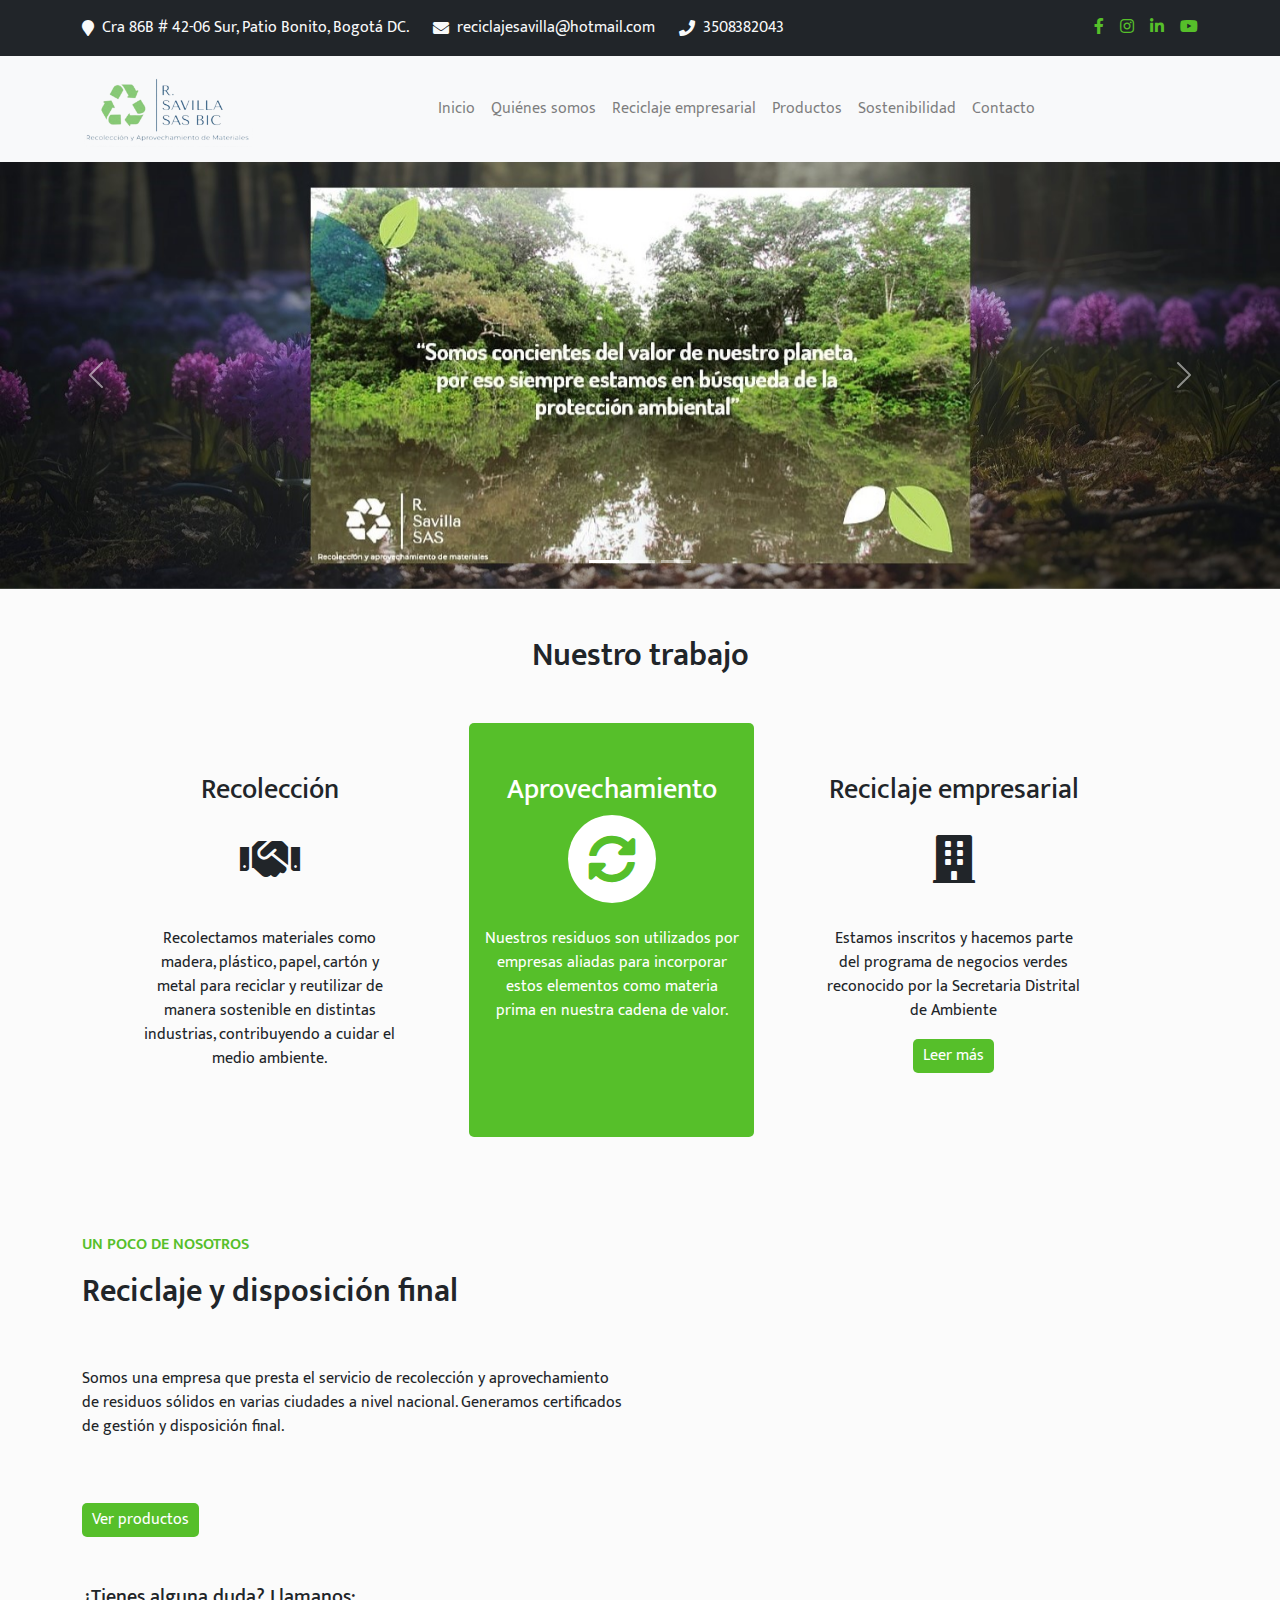
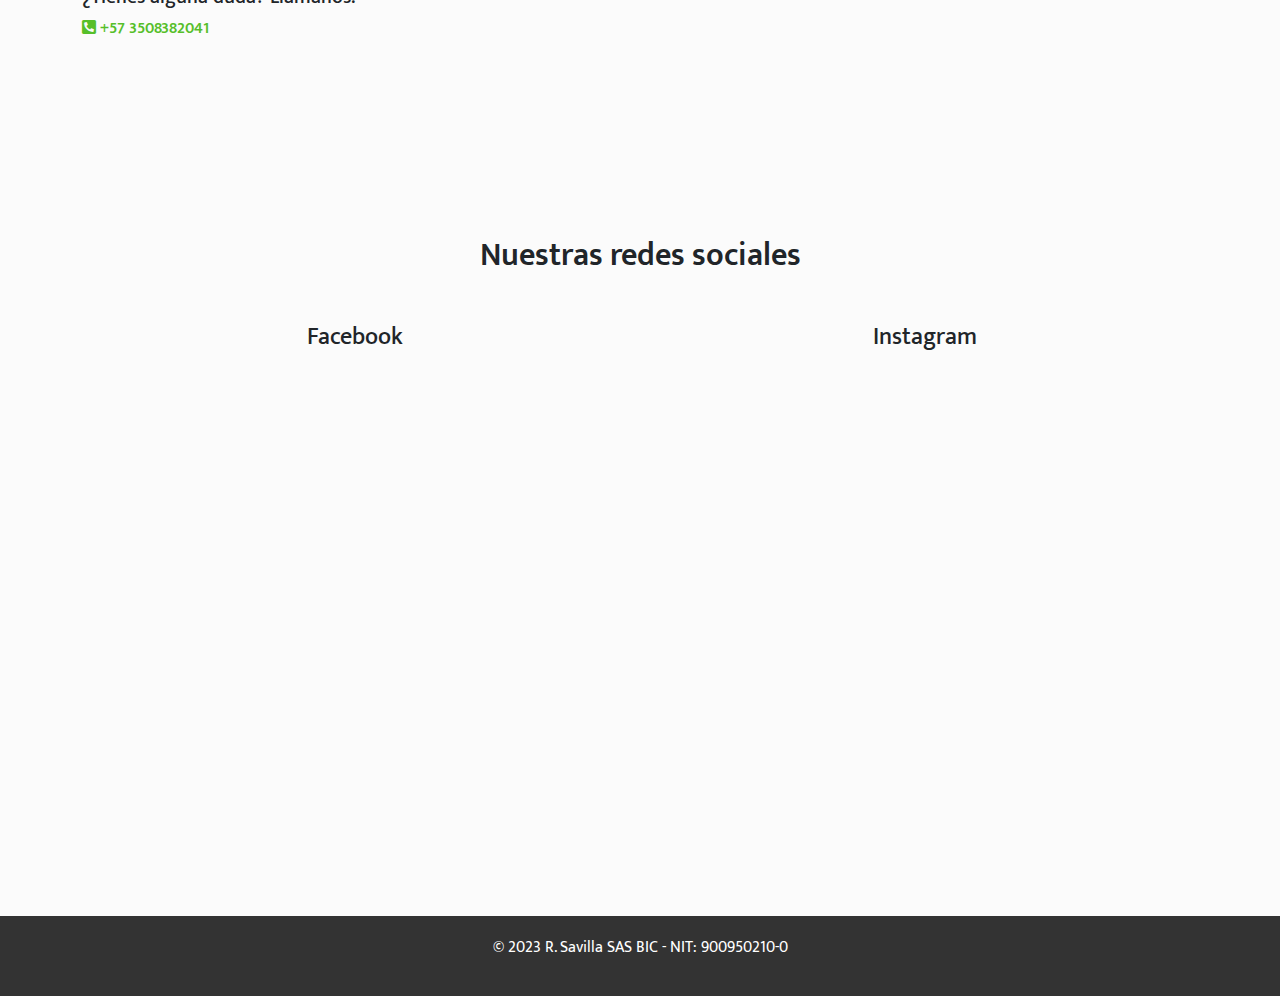
<file: index.html>
<!DOCTYPE html>
<html>
<head>
	<title>R. Savilla SAS BIC</title>
	<meta charset="utf-8">
	<meta name="viewport" content="width=device-width, initial-scale=1">
	<link rel="stylesheet" href="https://maxcdn.bootstrapcdn.com/bootstrap/4.5.2/css/bootstrap.min.css">
	<link href="https://cdnjs.cloudflare.com/ajax/libs/twitter-bootstrap/5.1.1/css/bootstrap.min.css" rel="stylesheet">
	<link rel="stylesheet" href="https://cdnjs.cloudflare.com/ajax/libs/font-awesome/5.15.3/css/all.min.css">
	<script src="https://cdnjs.cloudflare.com/ajax/libs/twitter-bootstrap/5.1.1/js/bootstrap.min.js"></script>
	<link href="https://fonts.googleapis.com/css2?family=Mukta:wght@300;400;700&display=swap" rel="stylesheet">
	<link rel="stylesheet" type="text/css" href="styles/styles.css">
</head>
<body>
<!-- info contact main -->

	<div class="container-fluid bg-light">
		<div class="row flex-column">
			<div class="col bg-dark text-light py-3">
				<div class="container">
					<div class="d-flex align-items-center justify-content-between">
						<div class="footer-left">
							<i class="fa fa-map-marker mr-2"></i>
							<span>Cra 86B # 42-06 Sur, Patio Bonito, Bogotá DC.</span>
							<i class="fa fa-envelope ml-4 mr-2"></i>
							<span>reciclajesavilla@hotmail.com</span>
							<i class="fa fa-phone ml-4 mr-2"></i>
							<span>3508382043</span>
						</div>
						<div class="footer-right">
							<a href="https://www.facebook.com/RSavillaSASBIC" target="_blank"><i class="fab fa-facebook-f rounded-circle"></i></a>
							<a href="https://www.instagram.com/r.savillasas/" target="_blank"><i class="fab fa-instagram rounded-circle ml-3"></i></a>
							<a href="https://www.linkedin.com/in/r-savilla-sas-422092215/" target="_blank"><i class="fab fa-linkedin-in rounded-circle ml-3"></i></a>
							<a href="https://www.youtube.com/@rsavillasas8622/featured" target="_blank"><i class="fab fa-youtube rounded-circle ml-3"></i></a>
						</div>
					</div>
				</div>
			</div>
<!-- navbar main -->

			<div class="col">
				<nav class="navbar navbar-expand-lg navbar-light bg-light">
					<div class="container">
						<a class="navbar-brand" href="index.html"><img src="images/logo.png" style="height:80px"></a>
						<button class="navbar-toggler" type="button" data-toggle="collapse" data-target="#navbarNav"
						aria-controls="navbarNav" aria-expanded="false" aria-label="Toggle navigation">
						<span class="navbar-toggler-icon"></span>
					</button>
					<div class="collapse navbar-collapse justify-content-center" id="navbarNav">
						<ul class="navbar-nav mx-auto">
							<li class="nav-item">
								<a class="nav-link" href="#">Inicio</a>
							</li>
							<li class="nav-item">
								<a class="nav-link" href="pages/quienes-somos.html">Quiénes somos</a>
							</li>
							<li class="nav-item">
								<a class="nav-link" href="pages/reci-empresarial.html">Reciclaje empresarial</a>
							</li>
							<li class="nav-item">
								<a class="nav-link" href="pages/product.html">Productos</a>
							</li>
							<li class="nav-item">
								<a class="nav-link" href="pages/sostenibilidad.html">Sostenibilidad</a>
							</li>
							<li class="nav-item">
								<a class="nav-link" href="../Reto_FrontEnd/pages/contacto.html">Contacto</a>
							</li>
						</ul>
					</div>
				</div>
			</nav>
		</div>
	</div>
</div>

<!-- slides  -->

<div id="myCarousel" class="carousel slide" data-bs-ride="carousel">
	<div class="carousel-indicators">
		<button type="button" data-bs-target="#myCarousel" data-bs-slide-to="0" class="active" aria-current="true" aria-label="Slide 1"></button>
		<button type="button" data-bs-target="#myCarousel" data-bs-slide-to="1" aria-label="Slide 2"></button>
		<button type="button" data-bs-target="#myCarousel" data-bs-slide-to="2" aria-label="Slide 3"></button>
	</div>
	<div class="carousel-inner">
		<div class="carousel-item active">
			<img src="images/banner3.jpg" class="d-block w-100" alt="First slide">
		</div>
		<div class="carousel-item">
			<img src="images/banner2.jpg" class="d-block w-100" alt="Second slide">
		</div>
		<div class="carousel-item">
			<img src="images/banner1.jpg" class="d-block w-100" alt="Third slide">
		</div>
	</div>
	<button class="carousel-control-prev" type="button" data-bs-target="#myCarousel" data-bs-slide="prev">
		<span class="carousel-control-prev-icon" aria-hidden="true"></span>
		<span class="visually-hidden">Previous</span>
	</button>
	<button class="carousel-control-next" type="button" data-bs-target="#myCarousel" data-bs-slide="next">
		<span class="carousel-control-next-icon" aria-hidden="true"></span>
		<span class="visually-hidden">Next</span>
	</button>
</div>

<!-- Sección "¿A qué nos dedicamos?" -->
<section class="nuestro-trabajo py-5">
  <div class="container">
    <h2 class="text-center mb-5">Nuestro trabajo</h2>
    <div class="row">
      <div class="col-lg-3 nuestro-trabajo__container text-center mb-4 mb-lg-0">
        <h3>Recolección</h3>
        <i class="fa fa-handshake fa-3x mb-4 "></i>
        <p>Recolectamos materiales como madera, plástico, papel, cartón y metal para reciclar y reutilizar de manera sostenible en distintas industrias, contribuyendo a cuidar el medio ambiente.</p>
      </div>
      <div class="col-lg-3 nuestro-trabajo__container text-center mb-4 mb-lg-0 bg-green">
        <h3>Aprovechamiento</h3>
        <i class="fa fa-sync-alt fa-3x mb-4 icon-rounded"></i>
        <p>Nuestros residuos son utilizados por empresas aliadas para incorporar estos elementos como materia prima en nuestra cadena de valor.</p>
      </div>
      <div class="col-lg-3 nuestro-trabajo__container text-center">
        <h3>Reciclaje empresarial</h3>
        <i class="fa fa-building fa-3x mb-4"></i>
        <p>Estamos inscritos y hacemos parte del programa de negocios verdes reconocido por la Secretaria Distrital de Ambiente</p>
		<a href="pages/reci-empresarial.html"><button class="leer-mas">Leer más</button></a>
      </div>
    </div>
  </div>
</section>

<!-- info nosotros -->

<section class="py-5">
	<div class="container">
		<div class="row">
			<div class="col-md-6 content-about-us">
				<p class="info-text">UN POCO DE NOSOTROS</p>
				<h2>Reciclaje y disposición final</h2>
				<br><br>
				<p>Somos una empresa que presta el servicio de recolección y aprovechamiento de residuos sólidos en varias ciudades a nivel nacional. Generamos certificados de gestión y disposición final.</p>
				<br><br>
				<a href="pages/product.html"><button class="leer-mas">Ver productos</button></a>
				<br><br><br>
				<h5>¿Tienes alguna duda? Llamanos:</h5>
				<p class="info-text"><i class="fa fa-phone-square-alt"></i> +57 3508382041</p>

			</div>
			<div class="col-md-6">
				<iframe width="100%" height="500" src="https://www.youtube.com/embed/sHGsFYInU74" title="R savilla sas" frameborder="0" allow="accelerometer; autoplay; clipboard-write; encrypted-media; gyroscope; picture-in-picture; web-share" style="border-radius: 10px;" allowfullscreen></iframe>
			</div>	
		</div>
	</div>
</section>

<section class="py-5">
	<div class="container">
		<h2 class="text-center mb-5">Nuestras redes sociales</h2>
		<div class="row">
		  <div class="col-lg-6 text-center mb-4 mb-lg-0">
			<h4>Facebook</h4>
			<iframe src="https://www.facebook.com/plugins/page.php?href=https%3A%2F%2Fwww.facebook.com%2FRSavillaSASBIC&tabs=timeline&width=340&height=500&small_header=false&adapt_container_width=false&hide_cover=false&show_facepile=true&appId" width="340" height="500" style="border:none;overflow:hidden" scrolling="no" frameborder="0" allowfullscreen="true" allow="autoplay; clipboard-write; encrypted-media; picture-in-picture; web-share"></iframe>
		  </div>
		  <div class="col-lg-6 text-center mb-4 mb-lg-0">
			<h4>Instagram</h4>
			<iframe style="width: 100%;" height="500" src="https://www.instagram.com/r.savillasas/embed" frameborder="0"></iframe>
		  </div>
		</div>
	  </div>
</section>
<footer>
	<div class="footer-text">
		<p>&copy; 2023 R. Savilla SAS BIC - NIT: 900950210-0</p>
	</div>
</footer>
</body>
</html>
</file>
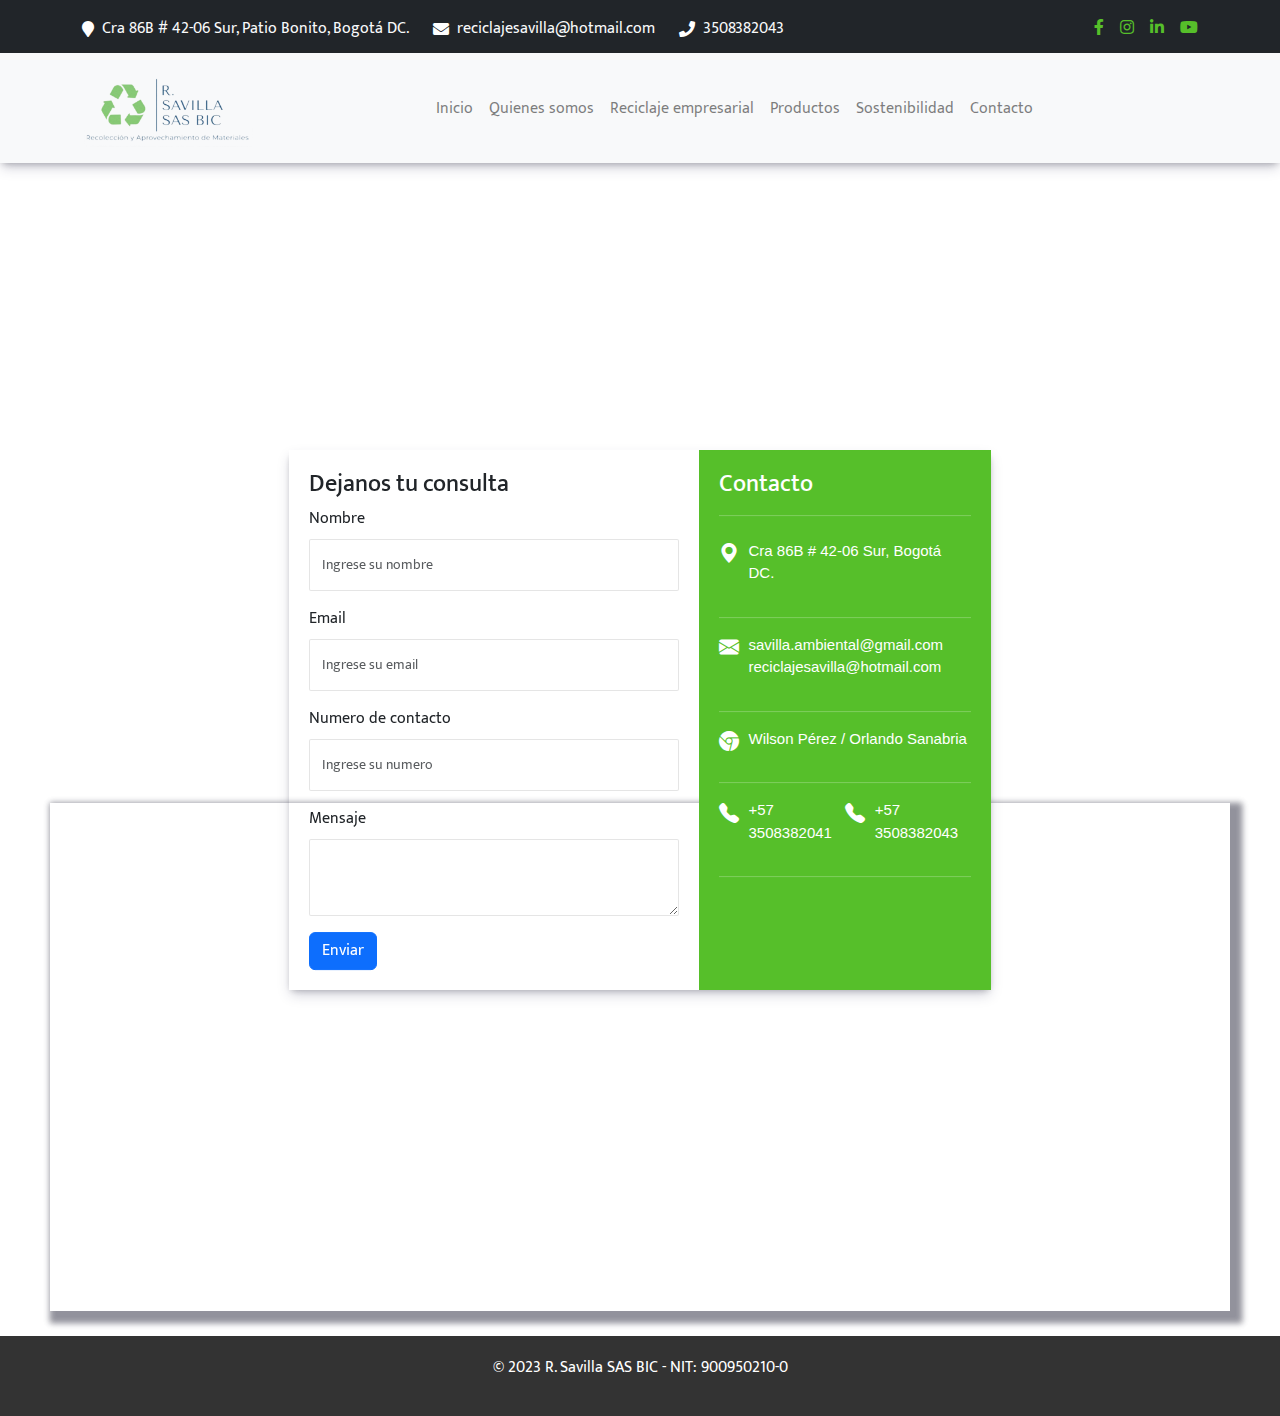
<file: pages/contacto.html>
<!DOCTYPE html>
<html lang="en">
  <head>
    <title>R. Savilla SAS BIC | Contacto</title>
    <!-- Required meta tags -->
    <meta charset="utf-8" />
    <meta name="viewport" content="width=device-width, initial-scale=1" />

    <!-- Bootstrap CSS -->
    <link rel="stylesheet" href="https://maxcdn.bootstrapcdn.com/bootstrap/4.5.2/css/bootstrap.min.css">
 <link href="https://cdnjs.cloudflare.com/ajax/libs/twitter-bootstrap/5.1.1/css/bootstrap.min.css" rel="stylesheet">
 <link rel="stylesheet" href="https://cdnjs.cloudflare.com/ajax/libs/font-awesome/5.15.3/css/all.min.css">
 <script src="https://cdnjs.cloudflare.com/ajax/libs/twitter-bootstrap/5.1.1/js/bootstrap.min.js"></script>
 <link href="https://fonts.googleapis.com/css2?family=Mukta:wght@300;400;700&display=swap" rel="stylesheet"> 
  <link rel="stylesheet" href="https://cdn.jsdelivr.net/npm/bootstrap-icons@1.9.1/font/bootstrap-icons.css">
  <link href="https://cdn.jsdelivr.net/npm/bootstrap@5.0.2/dist/css/bootstrap.min.css" rel="stylesheet" integrity="sha384-EVSTQN3/azprG1Anm3QDgpJLIm9Nao0Yz1ztcQTwFspd3yD65VohhpuuCOmLASjC" crossorigin="anonymous">
  <!-- css -->
  
  <link href="../styles/contacto.css" rel="stylesheet" />
   
    
  
  </head>
  <body>
    <!-- navbar main -->
    <div class="container-fluid bg-light">
  <div class="row flex-column">
   <div class="col bg-dark text-light py-3">
    <div class="container">
     <div class="d-flex align-items-center justify-content-between">
      <div class="footer-left">
       <i class="fa fa-map-marker mr-2"></i>
       <span>Cra 86B # 42-06 Sur, Patio Bonito, Bogotá DC.</span>
       <i class="fa fa-envelope ml-4 mr-2"></i>
       <span>reciclajesavilla@hotmail.com</span>
       <i class="fa fa-phone ml-4 mr-2"></i>
       <span>3508382043</span>
      </div>
      <div class="footer-right">
       <a href="https://www.facebook.com/RSavillaSASBIC" target="_blank"><i class="fab fa-facebook-f rounded-circle"></i></a>
       <a href="https://www.instagram.com/r.savillasas/" target="_blank"><i class="fab fa-instagram rounded-circle ml-3"></i></a>
       <a href="https://www.linkedin.com/in/r-savilla-sas-422092215/" target="_blank"><i class="fab fa-linkedin-in rounded-circle ml-3"></i></a>
							<a href="https://www.youtube.com/@rsavillasas8622/featured" target="_blank"><i class="fab fa-youtube rounded-circle ml-3"></i></a>
      </div>
     </div>
    </div>
   </div>
 <!-- navbar menu -->

    
   <div class="col">
    <nav class="navbar navbar-expand-lg navbar-light bg-light">
     <div class="container ">
      <a class="navbar-brand" href="../index.html"><img src="../images/logo.png" style="height:80px"></a>
      <button class="navbar-toggler" type="button" data-toggle="collapse" data-target="#navbarNav"
      aria-controls="navbarNav" aria-expanded="false" aria-label="Toggle navigation">
      <span class="navbar-toggler-icon"></span>
     </button>
     <div class="collapse navbar-collapse justify-content-center" id="navbarNav">
      <ul class="navbar-nav mx-auto">
       <li class="nav-item">
        <a class="nav-link" href="../index.html">Inicio</a>
       </li>
       <li class="nav-item">
        <a class="nav-link" href="quienes-somos.html">Quienes somos</a>
       </li>
       <li class="nav-item">
        <a class="nav-link" href="reci-empresarial.html">Reciclaje empresarial</a>
       </li>
       <li class="nav-item">
        <a class="nav-link" href="pages/product.html">Productos</a>
       </li>
       <li class="nav-item">
        <a class="nav-link" href="sostenibilidad.html">Sostenibilidad</a>
       </li>
       <li class="nav-item">
        <a class="nav-link" href="contacto.html">Contacto</a>
       </li>
      </ul>
     </div>
    </div>
   </nav>
  </div>
 </div>
</div>

<!-- form -->
<div class="container1">
  <div class="row"> 
    <div class="col-md-7">
      <h4>Dejanos tu consulta</h4>
      <div class="mb-3">
        <label for="formGroupExampleInput" class="form-label">Nombre</label>
        <input type="text" class="form-control" id="formGroupExampleInput" placeholder="Ingrese su nombre">   
      </div>
      <div class="mb-3">
        <label for="formGroupExampleInput2" class="form-label">Email</label>
        <input type="email" class="form-control" id="formGroupExampleInput2" placeholder="Ingrese su email">
      </div>
      <div class="mb-3">
        <label for="formGroupExampleInput2" class="form-label">Numero de contacto</label>
        <input type="text" class="form-control" id="formGroupExampleInput2" placeholder="Ingrese su numero ">
      </div>
      <div class="mb-3">
        <label for="exampleFormControlTextarea1" class="form-label">Mensaje</label>
        <textarea class="form-control" id="exampleFormControlTextarea1" rows="3"></textarea>
      </div>
      <button class="btn btn-primary">Enviar</button>
    </div>
    <div class="col-md-5 ">
      <h4> Contacto </h4><hr>
      <div class="mt-4">
        <div class="d-flex">
          <i class="bi bi-geo-alt-fill"></i>
          <p > Cra 86B # 42-06 Sur, Bogotá DC.</p>
        </div><hr>
          <div class="d-flex">
          <i class="bi bi-envelope-fill"></i>
          <p> savilla.ambiental@gmail.com <br> reciclajesavilla@hotmail.com </p>
        </div><hr>
        <div class="d-flex">
          <i class="bi bi-browser-chrome"></i>
          <p>Wilson Pérez / Orlando Sanabria</p>
        </div><hr>
        <div class="d-flex">
          <i class="bi bi-telephone-fill"></i>
          <p> +57 3508382041 </p><br>
          <i class="bi bi-telephone-fill"></i>
          <p> +57 3508382043 </p>

        </div><hr>
      </div>
  </div>
      </div>
    </div> 

    <!-- Ubicacion -->

    <div class="container2">
      <iframe src="https://www.google.com/maps/embed?pb=!1m14!1m8!1m3!1d3976.795869016244!2d-74.165911!3d4.630476!3m2!1i1024!2i768!4f13.1!3m3!1m2!1s0x8e3f9c2bb39cb3eb%3A0x84389453e7c2d753!2sCra.%2086b%20%2342%2C%20Kennedy%2C%20Bogot%C3%A1%2C%20Colombia!5e0!3m2!1ses!2sus!4v1684020065892!5m2!1ses!2sus" height="500" style="border:0; width: 100%;" allowfullscreen="" loading="lazy" referrerpolicy="no-referrer-when-downgrade"></iframe>
    </div>

    <!-- footer -->

  <footer>
    <div class="footer-text">
      <p>&copy; 2023 R. Savilla SAS BIC - NIT: 900950210-0</p>
    </div>
  </footer>

  

    
  
  </body>
</html>
</file>
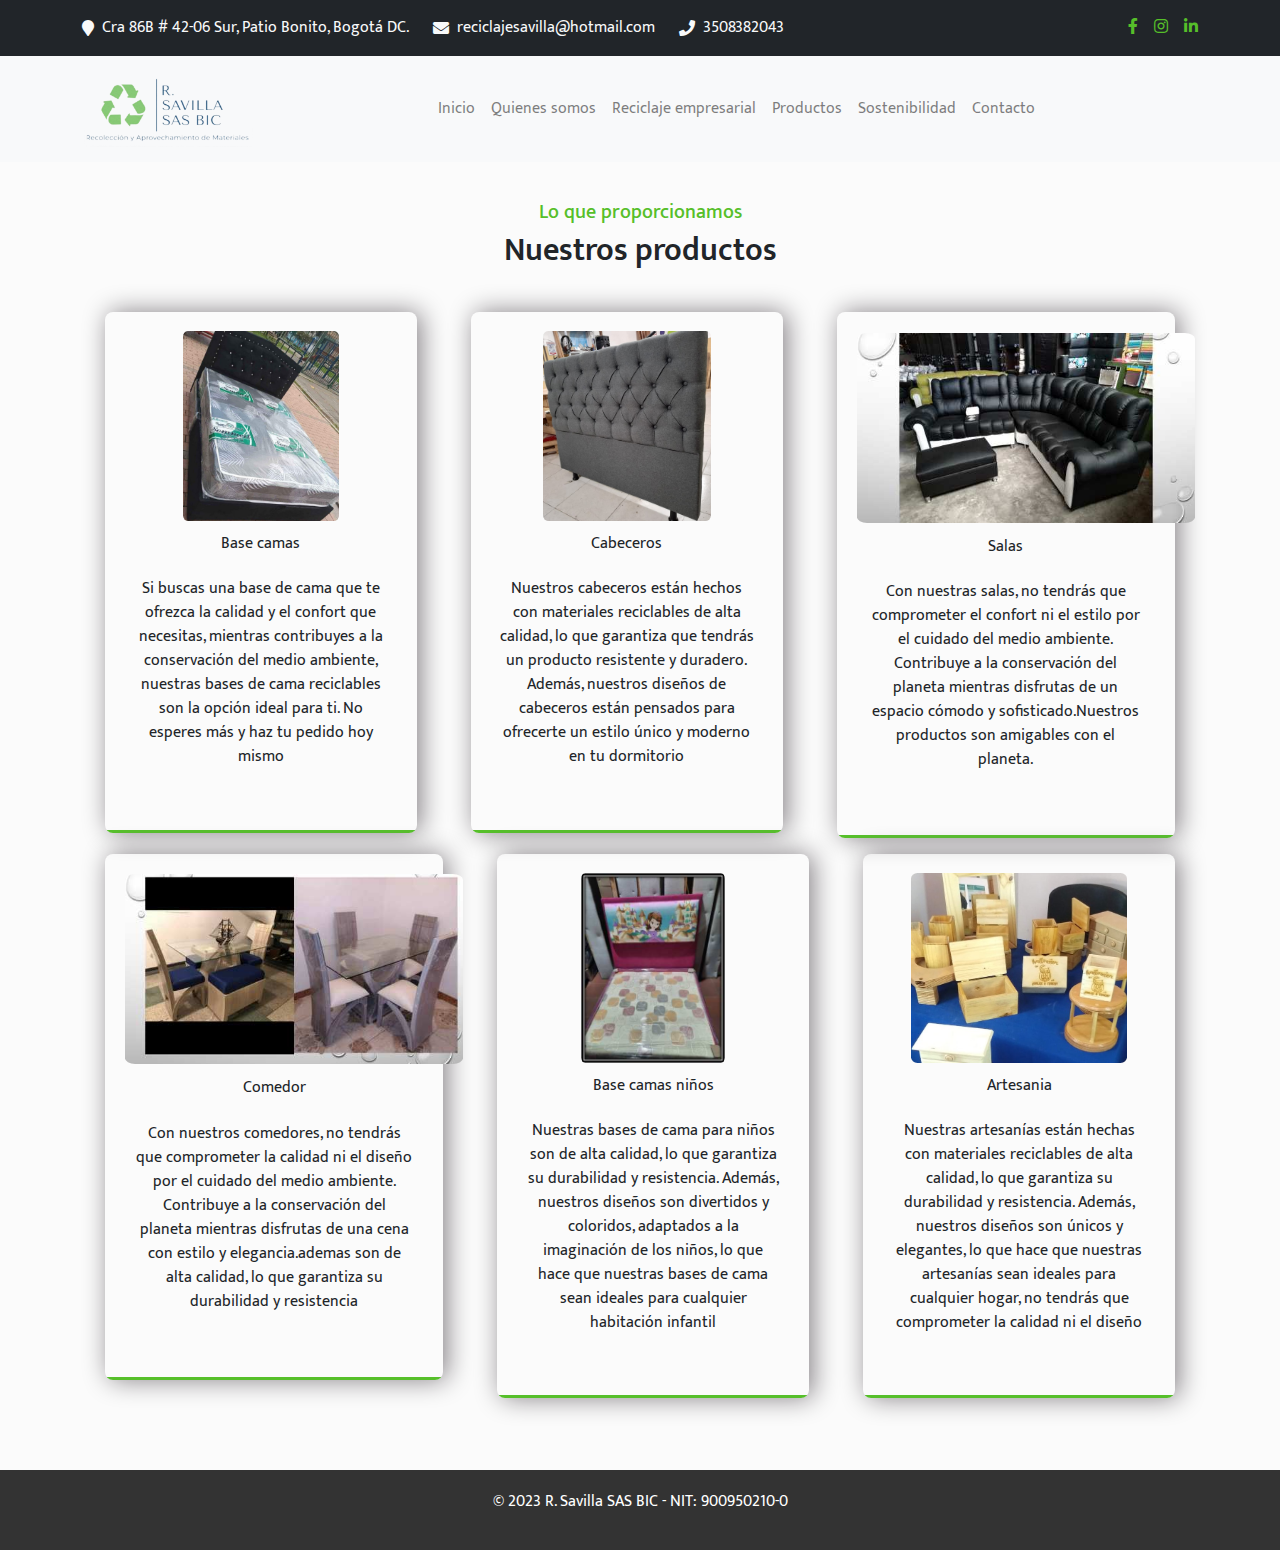
<file: pages/product.html>
<!DOCTYPE html>
<html>

<head>
	<title>R. Savilla SAS BIC | Productos</title>
	<meta charset="utf-8">
	<meta name="viewport" content="width=device-width, initial-scale=1">
	<link rel="stylesheet" href="https://maxcdn.bootstrapcdn.com/bootstrap/4.5.2/css/bootstrap.min.css">
	<link href="https://cdnjs.cloudflare.com/ajax/libs/twitter-bootstrap/5.1.1/css/bootstrap.min.css" rel="stylesheet">
	<link rel="stylesheet" href="https://cdnjs.cloudflare.com/ajax/libs/font-awesome/5.15.3/css/all.min.css">
	<script src="https://cdnjs.cloudflare.com/ajax/libs/twitter-bootstrap/5.1.1/js/bootstrap.min.js"></script>
	<link href="https://fonts.googleapis.com/css2?family=Mukta:wght@300;400;700&display=swap" rel="stylesheet">
	<link rel="stylesheet" type="text/css" href="../styles/styles.css">
</head>

<body>
	<div class="container-fluid bg-light">
		<div class="row flex-column">
			<div class="col bg-dark text-light py-3">
				<div class="container">
					<div class="d-flex align-items-center justify-content-between">
						<div class="footer-left">
							<i class="fa fa-map-marker mr-2"></i>
							<span>Cra 86B # 42-06 Sur, Patio Bonito, Bogotá DC.</span>
							<i class="fa fa-envelope ml-4 mr-2"></i>
							<span>reciclajesavilla@hotmail.com</span>
							<i class="fa fa-phone ml-4 mr-2"></i>
							<span>3508382043</span>
						</div>
						<div class="footer-right">
							<a href="https://www.facebook.com/RSavillaSASBIC" target="_blank"><i
									class="fab fa-facebook-f rounded-circle"></i></a>
							<a href="https://www.instagram.com/r.savillasas/" target="_blank"><i
									class="fab fa-instagram rounded-circle ml-3"></i></a>
							<a href="https://www.linkedin.com/in/r-savilla-sas-422092215/" target="_blank"><i
									class="fab fa-linkedin-in rounded-circle ml-3"></i></a>
						</div>
					</div>
				</div>
			</div>
			<div class="col">
				<nav class="navbar navbar-expand-lg navbar-light bg-light">
					<div class="container">
						<a class="navbar-brand" href="../index.html"><img src="../images/logo.png" style="height:80px"></a>
						<button class="navbar-toggler" type="button" data-toggle="collapse" data-target="#navbarNav"
							aria-controls="navbarNav" aria-expanded="false" aria-label="Toggle
								navigation">
							<span class="navbar-toggler-icon"></span>
						</button>
						<div class="collapse navbar-collapse justify-content-center" id="navbarNav">
							<ul class="navbar-nav mx-auto">
								<li class="nav-item">
									<a class="nav-link" href="../index.html">Inicio</a>
								</li>
								<li class="nav-item">
									<a class="nav-link" href="quienes-somos.html">Quienes somos</a>
								</li>
								<li class="nav-item">
									<a class="nav-link" href="reci-empresarial.html">Reciclaje empresarial</a>
								</li>
								<li class="nav-item">
									<a class="nav-link" href="product.html">Productos</a>
								</li>
								<li class="nav-item">
									<a class="nav-link" href="sostenibilidad.html">Sostenibilidad</a>
								</li>
								<li class="nav-item">
									<a class="nav-link" href="contacto.html">Contacto</a>
								</li>
							</ul>
						</div>
					</div>
				</nav>
			</div>
		</div>
	</div>

	<section>
		<div id="titulo" class="align-text-center">
			<h5>Lo que proporcionamos</h5>
			<h2>Nuestros productos</h2>
		</div>
		<div id="productos">
			<div class="container">
				<div class="row p-2">
					<div class="col">
						<div class="col">
							<div id="cardProducts">
								<center>
									<div class="card-image">
										<img class="img-round" src="../images/Cama com.jpeg" alt="Espaldar">
									</div>
									<div class="card-tittle">Base camas</div>
									<div class="card-text">Si buscas una base de cama que te ofrezca la calidad y el confort que necesitas, mientras contribuyes a la conservación del medio ambiente, nuestras bases de cama reciclables son la opción ideal para ti. No esperes más y haz tu pedido hoy mismo</div>
									<div class="card-button">
										<div class="container productos">
										</div>
									</div>
								</center>
							</div>
						</div>
					</div>
					<div class="col">
						<div class="col">
							<div id="cardProducts">
								<center>
									<div class="card-image">
										<img class="img-round" src="../images/Espaldar.jpeg" alt="artesania">
									</div>
									<div class="card-tittle">Cabeceros</div>
									<div class="card-text">Nuestros cabeceros están hechos con materiales reciclables de alta calidad, lo que garantiza que tendrás un producto resistente y duradero. Además, nuestros diseños de cabeceros están pensados para ofrecerte un estilo único y moderno en tu dormitorio</div>
									<div class="card-button">
										<div class="container productos">

										</div>
									</div>
								</center>
							</div>
						</div>
					</div>
					<div class="col">
						<div class="col">
							<div id="cardProducts">
								<center>
									<div class="card-image">
										<img class="img-round" src="../images/salas3.jpg" alt="artesania">
									</div>
									<div class="card-tittle">Salas</div>
									<div class="card-text">Con nuestras salas, no tendrás que comprometer el confort ni el estilo por el cuidado del medio ambiente. Contribuye a la conservación del planeta mientras disfrutas de un espacio cómodo y sofisticado.Nuestros productos son amigables con el planeta.</div>
									<div class="card-button">
										<div class="container productos">
										</div>
									</div>
								</center>
							</div>
						</div>
					</div>
				</div>
				<div class="row p-2">
					<div class="col">
						<div class="col">
							<div id="cardProducts">
								<center>
									<div class="card-image">
										<img class="img-round" src="../images/comedor1.jpg" alt="artesania">
									</div>
									<div class="card-tittle">Comedor</div>
									<div class="card-text">Con nuestros comedores, no tendrás que comprometer la calidad ni el diseño por el cuidado del medio ambiente. Contribuye a la conservación del planeta mientras disfrutas de una cena con estilo y elegancia.ademas son de alta calidad, lo que garantiza su durabilidad y resistencia</div>
									<div class="card-button">
										<div class="container productos">
										</div>
									</div>
								</center>
							</div>
						</div>
					</div>
					<div class="col">
						<div class="col">
							<div id="cardProducts">
								<center>
									<div class="card-image">
										<img class="img-round" src="../images/basecamas1.jpg" alt="artesania">
									</div>
									<div class="card-tittle">Base camas niños</div>
									<div class="card-text">Nuestras bases de cama para niños son de alta calidad, lo que garantiza su durabilidad y resistencia. Además, nuestros diseños son divertidos y coloridos, adaptados a la imaginación de los niños, lo que hace que nuestras bases de cama sean ideales para cualquier habitación infantil</div>
									<div class="card-button">
										<div class="container productos">
										</div>
									</div>
								</center>
							</div>
						</div>
					</div>
					<div class="col">
						<div class="col">
							<div id="cardProducts">
								<center>
									<div class="card-image">
										<img class="img-round" src="../images/artesania-min.jpeg" alt="artesania">
									</div>
									<div class="card-tittle">Artesania</div>
									<div class="card-text">Nuestras artesanías están hechas con materiales reciclables de alta calidad, lo que garantiza su durabilidad y resistencia. Además, nuestros diseños son únicos y elegantes, lo que hace que nuestras artesanías sean ideales para cualquier hogar, no tendrás que comprometer la calidad ni el diseño</div>
									<div class="card-button">
										<div class="container productos">
										</div>
									</div>
								</center>
							</div>
						</div>
					</div>
				</div>

			</div>

		</div>
	</section>

	<footer>
		<div class="footer-text">
			<p>&copy; 2023 R. Savilla SAS BIC - NIT: 900950210-0</p>
		</div>
	</footer>
</body>

</html>
</file>
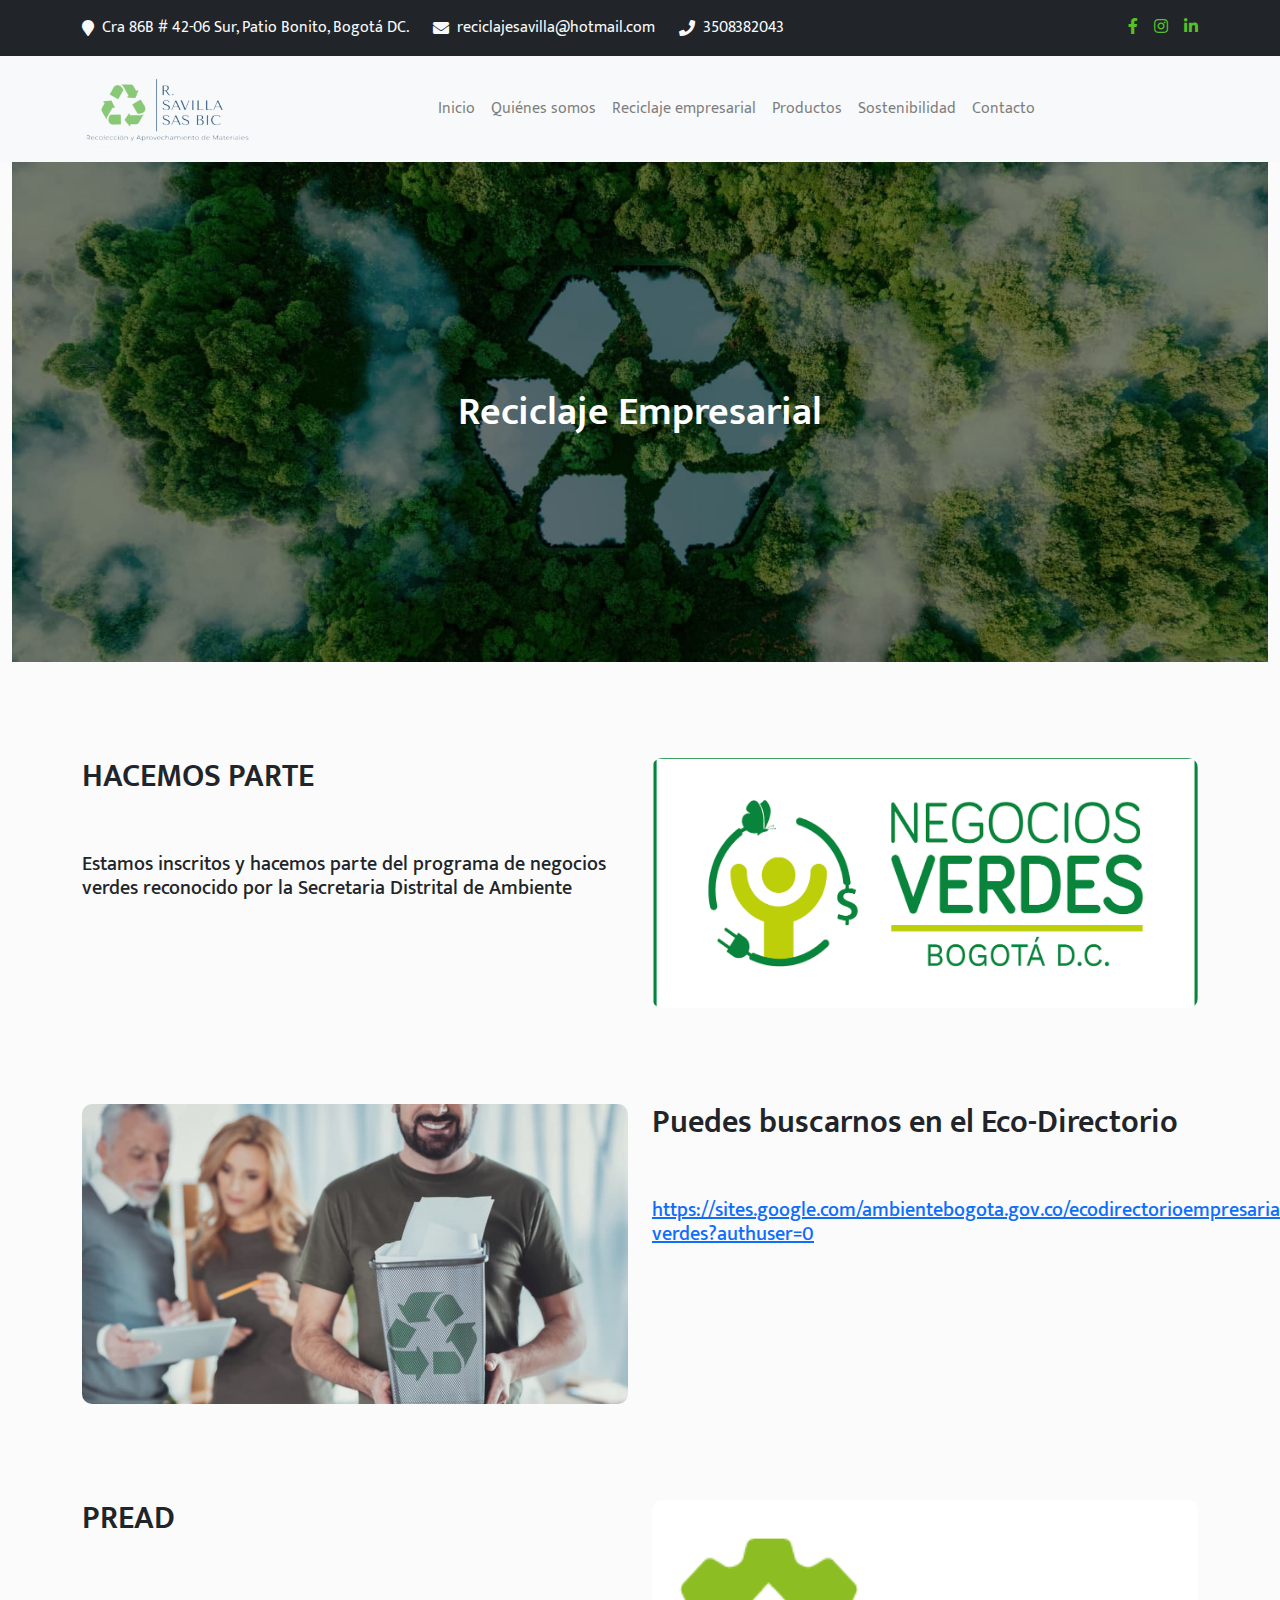
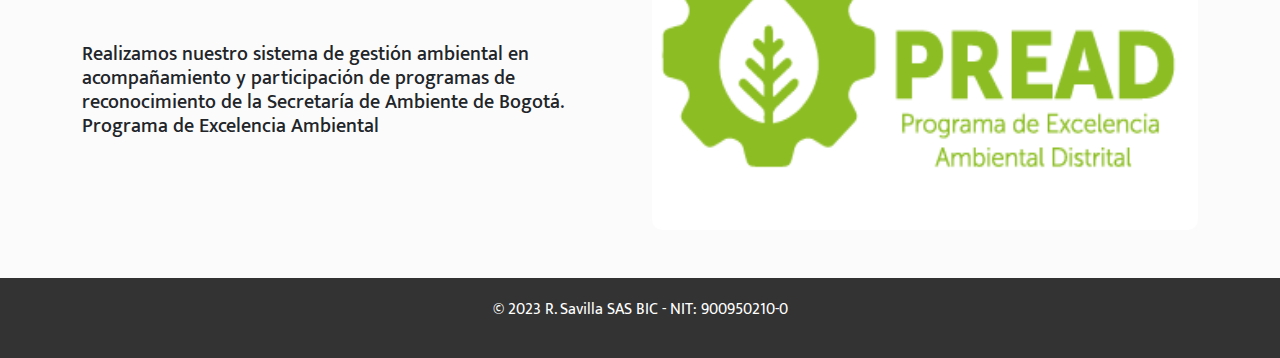
<file: pages/reci-empresarial.html>
<!DOCTYPE html>
<html>
<head>
	<title>R. Savilla SAS BIC</title>
	<meta charset="utf-8">
	<meta name="viewport" content="width=device-width, initial-scale=1">
	<link rel="stylesheet" href="https://maxcdn.bootstrapcdn.com/bootstrap/4.5.2/css/bootstrap.min.css">
	<link href="https://cdnjs.cloudflare.com/ajax/libs/twitter-bootstrap/5.1.1/css/bootstrap.min.css" rel="stylesheet">
	<link rel="stylesheet" href="https://cdnjs.cloudflare.com/ajax/libs/font-awesome/5.15.3/css/all.min.css">
	<script src="https://cdnjs.cloudflare.com/ajax/libs/twitter-bootstrap/5.1.1/js/bootstrap.min.js"></script>
	<link href="https://fonts.googleapis.com/css2?family=Mukta:wght@300;400;700&display=swap" rel="stylesheet">
	<link rel="stylesheet" type="text/css" href="../styles/styles.css">
</head>
<body>
	<div class="container-fluid bg-light">
		<div class="row flex-column">
			<div class="col bg-dark text-light py-3">
				<div class="container">
					<div class="d-flex align-items-center justify-content-between">
						<div class="footer-left">
							<i class="fa fa-map-marker mr-2"></i>
							<span>Cra 86B # 42-06 Sur, Patio Bonito, Bogotá DC.</span>
							<i class="fa fa-envelope ml-4 mr-2"></i>
							<span>reciclajesavilla@hotmail.com</span>
							<i class="fa fa-phone ml-4 mr-2"></i>
							<span>3508382043</span>
						</div>
						<div class="footer-right">
							<a href="https://www.facebook.com/RSavillaSASBIC"><i class="fab fa-facebook-f rounded-circle"></i></a>
							<a href="https://www.instagram.com/r.savillasas/"><i class="fab fa-instagram rounded-circle ml-3"></i></a>
							<a href="https://www.linkedin.com/in/savillasasbic/"><i class="fab fa-linkedin-in rounded-circle ml-3"></i></a>
						</div>
					</div>
				</div>
			</div>
			<div class="col">
				<nav class="navbar navbar-expand-lg navbar-light bg-light">
					<div class="container">
						<a class="navbar-brand" href="../pages/reci-empresarial.html"><img src="../images/logo.png" style="height:80px"></a>
						<button class="navbar-toggler" type="button" data-toggle="collapse" data-target="#navbarNav"
						aria-controls="navbarNav" aria-expanded="false" aria-label="Toggle navigation">
						<span class="navbar-toggler-icon"></span>
					</button>
					<div class="collapse navbar-collapse justify-content-center" id="navbarNav">
						<ul class="navbar-nav mx-auto">
							<li class="nav-item">
								<a class="nav-link" href="../index.html">Inicio</a>
							</li>
							<li class="nav-item">
								<a class="nav-link" href="quienes-somos.html">Quiénes somos</a>
							</li>
							<li class="nav-item">
								<a class="nav-link" href="reci-empresarial.html">Reciclaje empresarial</a>
							</li>
							<li class="nav-item">
								<a class="nav-link" href="product.html">Productos</a>
							</li>
							<li class="nav-item">
								<a class="nav-link" href="sostenibilidad.html">Sostenibilidad</a>
							</li>
							<li class="nav-item">
								<a class="nav-link" href="contacto.html">Contacto</a>
							</li>
						</ul>
					</div>
				</div>
			</nav>
		</div>
	</div>
</div>


<div class="container-fluid">
	<div class="row">
		<div class="col-md-12">
			<div class="bg-image" style="background-image: url('../images/recli-empresarial.jpg'); background-size: cover;">
				<div class="overlay"></div>
				<h1 class="text-container">Reciclaje Empresarial</h1>  
			</div>
		</div>
	</div>
</div>
<br><br>
<section class="py-5">
	<div class="container">
		<div class="row">
			<div class="col-md-6 content-about-us">
				<h2>HACEMOS PARTE</h2>
				<br><br>
				
				<h5>Estamos inscritos y hacemos parte del programa de negocios verdes reconocido por la Secretaria Distrital de Ambiente</h5>
			</div>
			<div class="col-md-6">
				<img width="100%" height="250" src="../images/negocios-verdes.png" title="R savilla sas" frameborder="0" style="border-radius: 10px;" allowfullscreen></img>
			</div>	
		</div>
	</div>
</section>
<br><br>
<section class="py-7">
	<div class="container">
		<div class="row">
			<div class="col-md-6">
				<img width="100%" height="300" src="../images/recli-empre-2.jpg" title="R savilla sas" frameborder="0" style="border-radius: 10px;" allowfullscreen></img>
			</div>
			<div class="col-md-6 content-about-us">
				<h2>Puedes buscarnos en el Eco-Directorio</h2>
				<br><br>
				<h5><a href="https://sites.google.com/ambientebogota.gov.co/ecodirectorioempresarial/negocios-verdes?authuser=0" target="_blank"> https://sites.google.com/ambientebogota.gov.co/ecodirectorioempresarial/negocios-verdes?authuser=0 </a></h5>
			</div>		
		</div>
	</div>
</section>
<br><br><br><br>
<section class="py-8">
	<div class="container">
		<div class="row">
			<div class="col-md-6 content-about-us">
				<h2>PREAD</h2>
				<br><br>
				<br><br>
				<h5>Realizamos nuestro sistema de gestión ambiental en acompañamiento y participación de programas de reconocimiento de la Secretaría de Ambiente de Bogotá. Programa de Excelencia Ambiental</h5>
			</div>
			<div class="col-md-6">
				<img width="100%" height="330" src="../images/PREAD.png" title="R savilla sas" frameborder="0" style="border-radius: 10px;" allowfullscreen></img>
			</div>	
		</div>
	</div>
</section>
<br><br>
<footer>
	<div class="footer-text">
		<p>&copy; 2023 R. Savilla SAS BIC - NIT: 900950210-0</p>
	</div>
</footer>
</body>
</html>
</file>
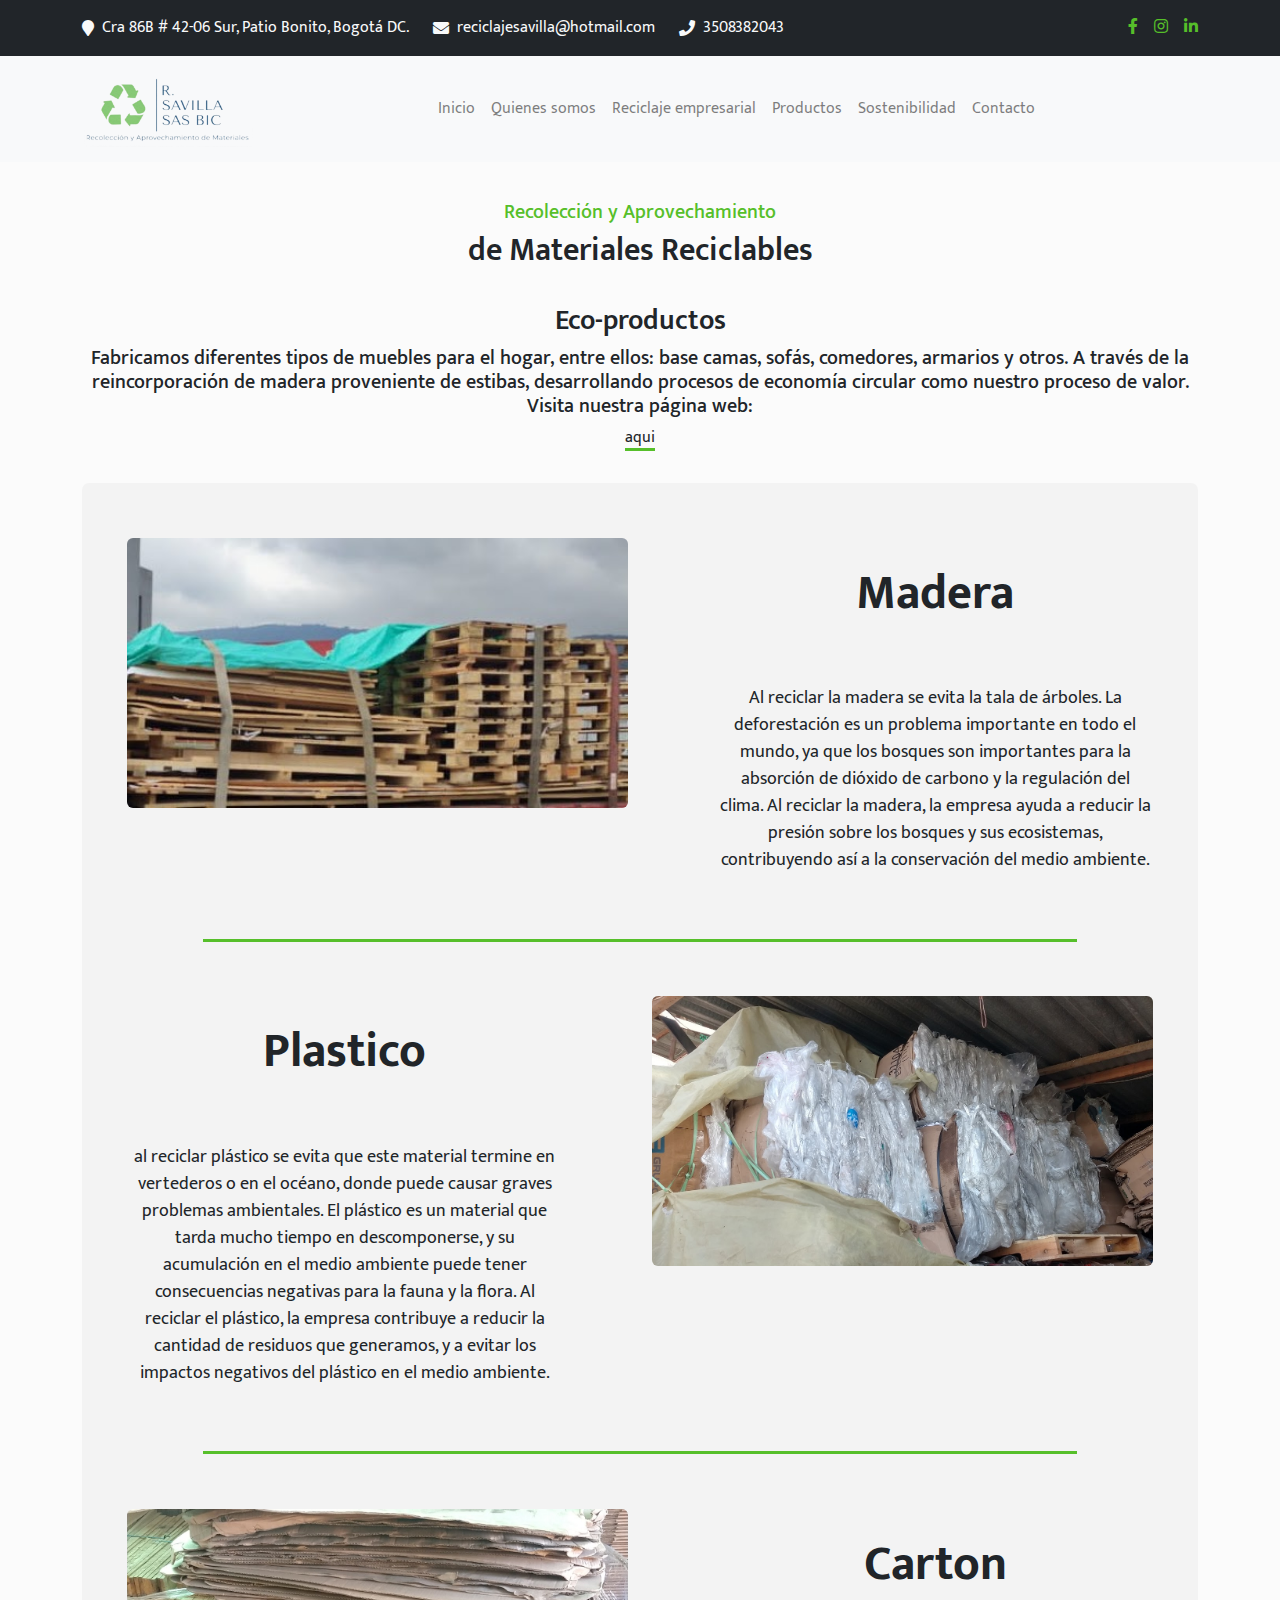
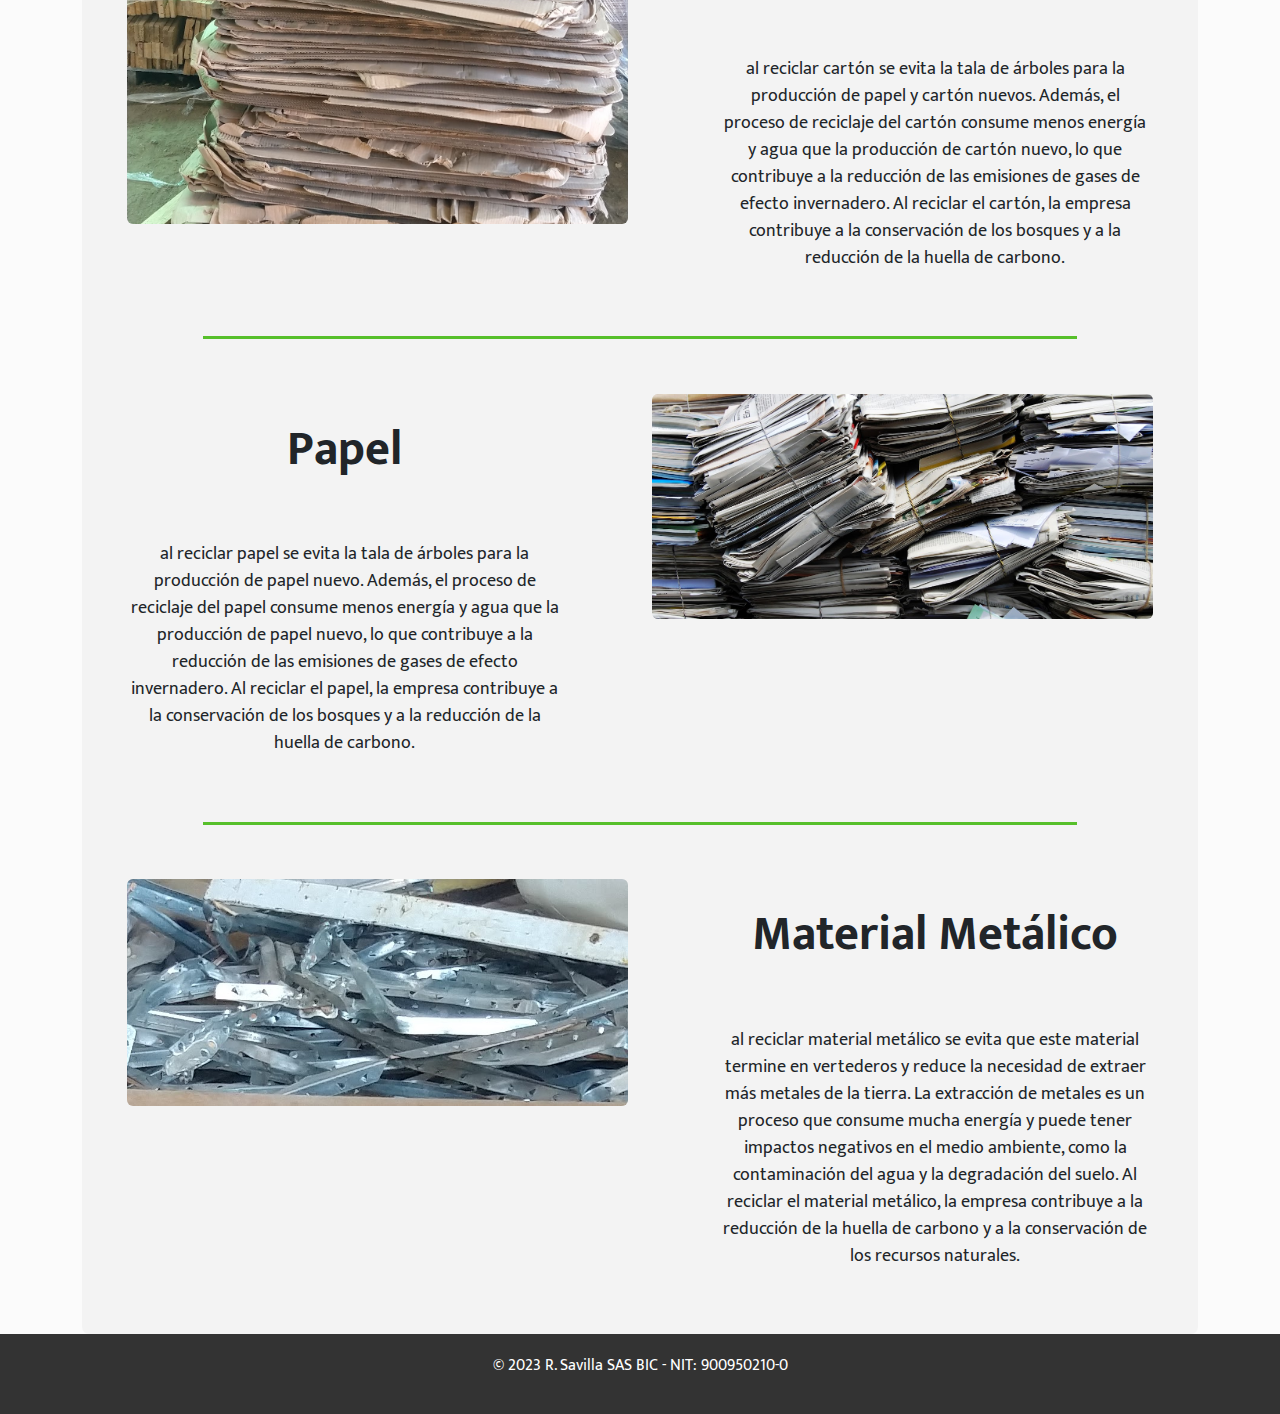
<file: pages/sostenibilidad.html>
<!DOCTYPE html>
<html>

<head>
    <title>R. Savilla SAS BIC | Sostenibilidad</title>
    <meta charset="utf-8">
    <meta name="viewport" content="width=device-width, initial-scale=1">
    <link rel="stylesheet" href="https://maxcdn.bootstrapcdn.com/bootstrap/4.5.2/css/bootstrap.min.css">
    <link href="https://cdnjs.cloudflare.com/ajax/libs/twitter-bootstrap/5.1.1/css/bootstrap.min.css" rel="stylesheet">
    <link rel="stylesheet" href="https://cdnjs.cloudflare.com/ajax/libs/font-awesome/5.15.3/css/all.min.css">
    <script src="https://cdnjs.cloudflare.com/ajax/libs/twitter-bootstrap/5.1.1/js/bootstrap.min.js"></script>
    <link href="https://fonts.googleapis.com/css2?family=Mukta:wght@300;400;700&display=swap" rel="stylesheet">
    <link rel="stylesheet" type="text/css" href="../styles/styles.css">
</head>

<body>
    <div class="container-fluid bg-light">
        <div class="row flex-column">
            <div class="col bg-dark text-light py-3">
                <div class="container">
                    <div class="d-flex align-items-center justify-content-between">
                        <div class="footer-left">
                            <i class="fa fa-map-marker mr-2"></i>
                            <span>Cra 86B # 42-06 Sur, Patio Bonito, Bogotá DC.</span>
                            <i class="fa fa-envelope ml-4 mr-2"></i>
                            <span>reciclajesavilla@hotmail.com</span>
                            <i class="fa fa-phone ml-4 mr-2"></i>
                            <span>3508382043</span>
                        </div>
                        <div class="footer-right">
                            <a href="https://www.facebook.com/RSavillaSASBIC" target="_blank"><i
                                    class="fab fa-facebook-f rounded-circle"></i></a>
                            <a href="https://www.instagram.com/r.savillasas/" target="_blank"><i
                                    class="fab fa-instagram rounded-circle ml-3"></i></a>
                            <a href="https://www.linkedin.com/in/r-savilla-sas-422092215/" target="_blank"><i
                                    class="fab fa-linkedin-in rounded-circle ml-3"></i></a>
                        </div>
                    </div>
                </div>
            </div>
            <div class="col">
                <nav class="navbar navbar-expand-lg navbar-light bg-light">
                    <div class="container">
                        <a class="navbar-brand" href="../index.html"><img src="../images/logo.png"
                                style="height:80px"></a>
                        <button class="navbar-toggler" type="button" data-toggle="collapse" data-target="#navbarNav"
                            aria-controls="navbarNav" aria-expanded="false" aria-label="Toggle
								navigation">
                            <span class="navbar-toggler-icon"></span>
                        </button>
                        <div class="collapse navbar-collapse justify-content-center" id="navbarNav">
                            <ul class="navbar-nav mx-auto">
                                <li class="nav-item">
                                    <a class="nav-link" href="../index.html">Inicio</a>
                                </li>
                                <li class="nav-item">
                                    <a class="nav-link" href="quienes-somos.html">Quienes somos</a>
                                </li>
                                <li class="nav-item">
                                    <a class="nav-link" href="reci-empresarial.html">Reciclaje empresarial</a>
                                </li>
                                <li class="nav-item">
                                    <a class="nav-link" href="product.html">Productos</a>
                                </li>
                                <li class="nav-item">
                                    <a class="nav-link" href="sostenibilidad.html">Sostenibilidad</a>
                                </li>
                                <li class="nav-item">
                                    <a class="nav-link" href="contacto.html">Contacto</a>
                                </li>
                            </ul>
                        </div>
                    </div>
                </nav>
            </div>
        </div>
    </div>
    <div id="titulo" class="align-text-center">
        <h5>Recolección y Aprovechamiento</h5>
        <h2>de Materiales Reciclables</h2>
    </div>
    <section id="reciclaje">
        <div class="container">
            <div class="info">
                <h3>Eco-productos</h3>
                <h5>Fabricamos diferentes tipos de muebles para el hogar, entre ellos: base camas, sofás, comedores, armarios y otros. A través de la reincorporación de madera proveniente de estibas, desarrollando procesos de economía circular como nuestro proceso de valor.
    
                    Visita nuestra página web:</h5>
                    <a href="https://muebles.gdc.coop/ads/fabricademueblesrsavilla/">aqui</a>
            </div>
            <div class="container text-center bg-whitesmoke">
                <div class="row space-line">
                    <div class="col padding-center">
                        <div class="container-material">
                            <img class="img-reciclaje" src="../images/madera.jpg" alt="">
                            <div class="container-material-overlay">
                              <div class="container-material-text">
                                <h4>Meteriales recuperados</h4>
                                <ul>
                                    <li>Estibas</li>
                                    <li>Tablas</li>
                                    <li>Tablones</li>
                                    <li>Madera de diferente medida</li>
                                </ul>
                              </div>
                            </div>
                        </div>
                       
                    </div>
                    <div class="col">
                        <center>
                            <div class="card-tittle material-tittle">Madera</div>
                            <div class="card-text material-text"> Al reciclar la madera se evita la tala de árboles. La deforestación es un problema importante en todo el mundo, ya que los bosques son importantes para la absorción de dióxido de carbono y la regulación del clima. Al reciclar la madera, la empresa ayuda a reducir la presión sobre los bosques y sus ecosistemas, contribuyendo así a la conservación del medio ambiente.</div>
                        </center>

                    </div>
                </div>
                <center>
                    <div class="line-material"></div>
                </center>
                
                <div class="row space-line">
                    <div class="col">
                        <center>
                            <div class="card-tittle material-tittle">Plastico</div>
                            <div class="card-text material-text"> al reciclar plástico se evita que este material termine en vertederos o en el océano, donde puede causar graves problemas ambientales. El plástico es un material que tarda mucho tiempo en descomponerse, y su acumulación en el medio ambiente puede tener consecuencias negativas para la fauna y la flora. Al reciclar el plástico, la empresa contribuye a reducir la cantidad de residuos que generamos, y a evitar los impactos negativos del plástico en el medio ambiente.</div>
                        </center>

                    </div>
                    <div class="col padding-center">
                        <div class="container-material">
                            <img class="img-reciclaje" src="../images/plastico.jpg" alt="">
                            <div class="container-material-overlay">
                              <div class="container-material-text">
                                <h4>Meteriales recuperados</h4>
                                <ul>
                                    <li>Retal</li>
                                    <li>Tapas</li>
                                    <li>Bolsa</li>
                                    <li>Botellas</li>
                                </ul>
                              </div>
                            </div>
                        </div>
                       
                    </div>
                    
                </div>
                <center>
                    <div class="line-material"></div>
                </center>
                <div class="row space-line">
                    <div class="col padding-center">
                        <div class="container-material">
                            <img class="img-reciclaje" src="../images/carton.jpg" alt="">
                            <div class="container-material-overlay">
                              <div class="container-material-text">
                                <h4>Meteriales recuperados</h4>
                                <ul>
                                    <li>Plegadiza</li>
                                    <li>Láminas de cartón</li>
                                    <li>Cajas de diferentes tamaños</li>
                                    <li>Tetra Pack</li>
                                    <li>Polyboard</li>
                                </ul>
                              </div>
                            </div>
                        </div>
                       
                    </div>
                    <div class="col">
                        <center>
                            <div class="card-tittle material-tittle">Carton</div>
                            <div class="card-text material-text"> al reciclar cartón se evita la tala de árboles para la producción de papel y cartón nuevos. Además, el proceso de reciclaje del cartón consume menos energía y agua que la producción de cartón nuevo, lo que contribuye a la reducción de las emisiones de gases de efecto invernadero. Al reciclar el cartón, la empresa contribuye a la conservación de los bosques y a la reducción de la huella de carbono.</div>
                        </center>

                    </div>
                </div>
                <center>
                    <div class="line-material"></div>
                </center>
                
                <div class="row space-line">
                    <div class="col">
                        <center>
                            <div class="card-tittle material-tittle">Papel</div>
                            <div class="card-text material-text"> al reciclar papel se evita la tala de árboles para la producción de papel nuevo. Además, el proceso de reciclaje del papel consume menos energía y agua que la producción de papel nuevo, lo que contribuye a la reducción de las emisiones de gases de efecto invernadero. Al reciclar el papel, la empresa contribuye a la conservación de los bosques y a la reducción de la huella de carbono.</div>
                        </center>

                    </div>
                    <div class="col padding-center">
                        <div class="container-material">
                            <img class="img-reciclaje" src="../images/papel.jpg" alt="">
                            <div class="container-material-overlay">
                              <div class="container-material-text">
                                <h4>Meteriales recuperados</h4>
                                <ul>
                                    <li>Archivo</li>
                                    <li>Periódico</li>
                                    <li>Kraft</li>
                                </ul>
                              </div>
                            </div>
                        </div>
                       
                    </div>
                    
                </div>
                <center>
                    <div class="line-material"></div>
                </center>
                
                <div class="row space-line">

                    <div class="col padding-center">
                        <div class="container-material">
                            <img class="img-reciclaje" src="../images/materialMetalico.jpg" alt="">
                            <div class="container-material-overlay">
                              <div class="container-material-text">
                                <h4>Meteriales recuperados</h4>
                                <ul>
                                    <li>Aluminio</li>
                                    <li>Hierro</li>
                                    <li>Otros</li>
                                </ul>
                              </div>
                            </div>
                        </div>
                       
                    </div>
                    <div class="col">
                        <center>
                            <div class="card-tittle material-tittle">Material Metálico</div>
                            <div class="card-text material-text"> al reciclar material metálico se evita que este material termine en vertederos y reduce la necesidad de extraer más metales de la tierra. La extracción de metales es un proceso que consume mucha energía y puede tener impactos negativos en el medio ambiente, como la contaminación del agua y la degradación del suelo. Al reciclar el material metálico, la empresa contribuye a la reducción de la huella de carbono y a la conservación de los recursos naturales.</div>
                        </center>

                    </div>
                </div>

            </div>
        </div>


    </section>

    <footer>
        <div class="footer-text">
            <p>&copy; 2023 R. Savilla SAS BIC - NIT: 900950210-0</p>
        </div>
    </footer>
</body>

</html>
</file>
<file: styles/styles.css>
*{
		margin: 0;
		font-family: 'Mukta', sans-serif;
	}
	body{
		background-color: #fbfbfb;
	}
	.navbar-brand img {
		height: 50px;
		padding-right: 5px;
	}
	.banner {
		background-image: url('ruta-a-la-imagen.jpg');
		background-size: cover;
		height: 300px;
		display: flex;
		flex-direction: column;
		justify-content: center;
		align-items: center;
	}
	.banner h1 {
		color: #ffffff;
		font-size: 4rem;
		font-weight: bold;
		text-shadow: 2px 2px #000000;
	}
	.section-heading {
		padding: 50px 0;
		text-align: center;
	}
	.section-heading i {
		font-size: 4rem;
		margin-bottom: 30px;
		color: #e74c3c;
	}
	.section-heading h2 {
		font-size: 3rem;
		font-weight: bold;
		margin-bottom: 30px;
		color: #2c3e50;
	}
	.section-heading p {
		font-size: 1.5rem;
		margin-bottom: 50px;
		color: #95a5a6;
	}
	.contact-info {
		background-color: #f8f9fa;
		padding: 50px 0;
		text-align: center;
	}
	.contact-info i {
		font-size: 3rem;
		margin-bottom: 20px;
		color: #2c3e50;
	}
	.contact-info h3 {
		font-size: 2rem;
		margin-bottom: 20px;
		font-weight: bold;
		color: #2c3e50;
	}
	.contact-info p {
		font-size: 1.5rem;
		margin-bottom: 20px;
		color: #95a5a6;
	}
	.social-icons i {
		font-size: 2rem;
		margin: 0 10px;
		color: #2c3e50;
		transition: all 0.3s ease;
	}
	.social-icons i:hover {
		transform: scale(1.2);
		color: #e74c3c;
		cursor: pointer;
	}
	footer {
		background-color: #333;
		color: #fff;
		text-align: center;
		padding: 20px;
		bottom: 0;
		
	}
	.footer-left {
		display: flex;
		align-items: center;
		justify-content: flex-start;
	}

	.footer-right {
		display: flex;
		align-items: center;
		justify-content: flex-end;
		color: red;
	}
	.footer-right i{
		color: #56bf2a;
	}

	/* SECCION DE EXPOSICIÓN DE TRABAJO */

	.nuestro-trabajo__container {
		padding: 50px 15px;
		border-radius: 5px;
		transition: background-color 0.3s ease-in-out;
		margin-left: 5%;
	}

	.nuestro-trabajo__container:hover{
		background-color: #56bf2a;
		color: #ffffff;
	}
	.nuestro-trabajo__container:hover button{
		background-color: #fff;
		color: #56BF2A;
	}

	.bg-green {
		background-color: #56bf2a;
		color: #ffffff;
	}
	.icon-rounded{
		background: #fff;
		color: #56bf2a;
		border-radius: 50px;
	}

	.nuestro-trabajo__container:hover i {
		background: #fff;
		color: #56bf2a;
		border-radius: 50px;
	}

	.nuestro-trabajo__container i{
		padding: 20px;
	}

	.info-text{
		font-weight: 600;
		color: #56bf2a;
	}
	h1, h2{
		font-weight: 600;
	}
	.bg-image {
		position: relative;
		height: 500px;
		background-position: center;
		background-repeat: no-repeat;
		background-size: cover;
	}

	.overlay {
		position: absolute;
		top: 0;
		left: 0;
		width: 100%;
		height: 100%;
		background-color: rgba(0, 0, 0, 0.5);
		z-index: 1;
	}
	.text-container {
		position: absolute;
		top: 50%;
		left: 50%;
		transform: translate(-50%, -50%);
		z-index: 2;
		color: white;
		text-align: center;
		padding: 200px 0;
	}

	/* Estilos generales para la sección de Quiénes Somos */
	.quienes-somos {
		padding: 50px 0;
	}

/* Estilos para el título principal */
.quienes-somos h2 {
	font-size: 36px;
	font-weight: bold;
	text-align: center;
	margin-bottom: 50px;
}

/* Estilos para las secciones internas */
.quienes-somos__section {
	display: flex;
	flex-direction: column;
	align-items: center;
	margin-bottom: 50px;
}

/* Estilos para las imágenes con títulos y texto */
.quienes-somos__img-section {
	display: flex;
	align-items: center;
	margin-bottom: 50px;
}

.quienes-somos__img-section img {
	width: 300px;
	height: 300px;
	object-fit: cover;
	border-radius: 50%;
	margin-right: 50px;
}

.quienes-somos__img-section__text {
	flex: 1;
}

.quienes-somos__img-section__title {
	font-size: 24px;
	font-weight: bold;
	margin-bottom: 20px;
}

.quienes-somos__img-section__description {
	font-size: 18px;
	line-height: 1.5;
}

/* Estilos para la sección de Misión y Visión */
.quienes-somos__mission-vision-section {
	display: flex;
	justify-content: space-between;
	align-items: center;
	margin-bottom: 50px;
}

.quienes-somos__mission-vision-section__title {
	font-size: 24px;
	font-weight: bold;
	text-align: center;
	margin-bottom: 20px;
}

.quienes-somos__mission-vision-section__text {
	flex: 1;
	margin-right: 50px;
	text-align: justify;
}

/* Estilos para la sección de Valores */
.quienes-somos__values-section {
	margin-bottom: 50px;
}

.quienes-somos__values-section__title {
	font-size: 24px;
	font-weight: bold;
	text-align: center;
	margin-bottom: 20px;
}

.quienes-somos__values-section__list {
	list-style: none;
	margin: 0;
	padding: 0;
	display: flex;
	flex-wrap: wrap;
	justify-content: center;
}

.quienes-somos__values-section__item {
	font-size: 18px;
	margin: 0 20px;
}
.card-title{
	color: #56bf2a;
	font-weight: 600;
	font-size: 30px;
	padding: 20px;
}

/* Productos-vista */
	.align-text-center{
		text-align: center;
	}

	#titulo h5{
		color: #56BF2A;
	}

	#titulo{
		padding-top: 3%;
		padding-bottom: 2%;
	}

	#cardProducts {
		background-color: #FFFFFF;
		padding: 6%;
		border-radius: 8px;
		height: 100%;
		width: 100%;
		-webkit-box-shadow: 4px 0px 26px 0px rgba(133,128,133,1);
		-moz-box-shadow: 4px 0px 26px 0px rgba(133,128,133,1);
		box-shadow: 4px 0px 26px 0px rgba(133,128,133,1);
	}

	#cardProducts:hover {
		background-size: 0 3px, 100% 3px;
	}

	.card-image img{
		height: 190px;
	}

	.card-text{
		padding: 10px
	}

	.card-button{
		padding: 15px;
	}

	.container .productos{
		padding: 1%;
	}

	#productos{
		margin-bottom:  5%;
	}

	.item-valores{
		background: #56bf2a;
		width: 49%;
		margin-left: 0.8%;
		padding-top: 20px;
		border-radius: 5px;
	}

	.card-tittle{
		padding: 4%;
	}


	.img-round{
		border-radius: 3%;
		padding: 0;
	}

	#cardProducts {
		color: inherit;
		text-decoration: none;
	  }
	  
	  #cardProducts{
		background:
		  linear-gradient(
			to right,
			#56BF2A,
			#56BF2A
		  ),
		  linear-gradient(
			to right,
			rgba(255, 0, 0, 1),
			rgba(255, 0, 180, 1),
			rgba(0, 100, 200, 1)
		);
		background-size: 100% 3px, 0 3px;
		background-position: 100% 100%, 0 100%;
		background-repeat: no-repeat;
		transition: background-size 400ms;
	  }
	  
	  #cardProducts:hover {
		background-size: 0 3px, 100% 3px;
	  }

	  .card-reciclaje{
		height: 100%;
		width: 100%;
	  }

	  .card-reciclaje-img{
		height: 400px;
		width: 300px;
	  }

	  .img-reciclaje{
		width: 100%;
  		height: auto;
		border-radius: 6px;
	  }

	  .container-material{
		position: relative;
  		width: 100%;
	  }

	  .container-material-overlay{
		position: absolute;
		border-radius: 6px;
		bottom: 0;
		left: 0;
		right: 0;
		background-color: #56BF2A;
		overflow: hidden;
		width: 100%;
		height: 100%;
		transform: scale(0);
		transition: .4s ease;
	  }

	  .container-material:hover .container-material-overlay {
		transform: scale(1);
	  }

	  .container-material-text {
		color: white;
		font-size: 19px;
		position: absolute;
		top: 50%;
		left: 50%;
		transform: translate(-50%, -50%);
		text-align: center;
	  }
	  
	  .container-material-text h4{
		padding-bottom: 5%;
	  }

	  .container-material-text li::marker {

		color: green;   
	
	}
	.material-tittle{
		font-size: 3rem;
		font-weight: bold;
	}
	.material-text{
		font-size: 18px;
		margin: 5%;
	}

	.line-material{
		background-color: #56BF2A;
		width: 80%;
		height: 3px;
	
	}
	
	.padding-center{
		padding-left: 4%;
		padding-right: 4%;
	}

	.space-line{
		padding-top: 5%;
		padding-bottom: 5%;
		border-radius: 5%;
	}

	.bg-whitesmoke{
		background-color: #e4e4e454;
		border-radius: 7px;
	}
	.info{
		text-align: center;
		padding-bottom: 3%;
	}
	.leer-mas{
		border:none;
		border-radius: 5px;
		background-color: #56BF2A;
		padding: 5px 10px;
		color: #fff;
	}

	.info h3{
		font-weight: 600;
	}

	.info a {
	color: inherit;
	text-decoration: none;
	font-size: 1rem;
	}

	.info a {
	background:
		linear-gradient(
		to right,
		#56BF2A,
		#56BF2A
		),
		linear-gradient(
		to right,
		rgba(255, 0, 0, 1),
		rgba(255, 0, 180, 1),
		rgba(0, 100, 200, 1)
	);
	background-size: 100% 3px, 0 3px;
	background-position: 100% 100%, 0 100%;
	background-repeat: no-repeat;
	transition: background-size 400ms;
	}

	.info a:hover {
	background-size: 0 3px, 100% 3px;
	}
</file>
<file: styles/contacto.css>
*{
    margin: 0;
    padding: 0;
    font-family: 'Mukta', sans-serif;
    box-sizing: border-box;
    
}
 /* navbar y menu */

.navbar{
    width: 100%;
    height: 110px;
}

.container{
    width: 100%;
    height: 20px;
    margin-top: 1px;
   
}

.container i {
    color: #56bf2a;
}

.fa{
    color: white !important;

}
/* contact form */
.container1{
    width: 60%;
    padding: 45px;
    border-radius: 0;
    position: absolute;
    left: 50%;
    top: 80%;
    transform: translate(-50%,-50%);
}

/* Contact Ubicacion*/
.container2{
    
    border-radius: 0;
    margin-top: 50%;
    align-items: center;
    margin-left: 50px;
    margin-right: 50px;
    box-shadow: rgba(50, 50, 93, 0.25) 6px 6px 6px 6px, rgba(0, 0, 0, 0.3) 6px 6px 6px 6px;

}

.row{
    box-shadow: rgba(50, 50, 93, 0.25) 0px 6px 12px -2px, rgba(0, 0, 0, 0.3) 0px 3px 7px -3px;
   
}
.col-md-7{
    padding: 20px;
}

.col-md-5{
    background: #56bf2a;
    padding: 20px;
    color: white;
}

.form-control{
    height: 52px;
    background: #fff;
    color: #000;
    font-size: 14px;
    border-radius: 2px;
    box-shadow: none !important;
    border: 1px solid rgba(0, 0, 0, 0.1);
}

.bi{
    font-size: 20px;
}

.d-flex p{
    font-size: 15px;
    padding-left: 10px;
    font-family: Verdana, Geneva, Tahoma, sans-serif;
}

/* footer */

footer {
    background-color: #333;
    color: #fff;
    text-align: center;
   margin-top: 25px;
   margin-bottom: 0;
   padding: 20px;
}

.footer-left {
    display: flex;
    align-items: center;
    justify-content: flex-start;
}

.footer-right {
    display: flex;
    align-items: center;
    justify-content: flex-end;
    color: red;
}
.footer-right i{
    color: #56bf2a;
}
</file>
